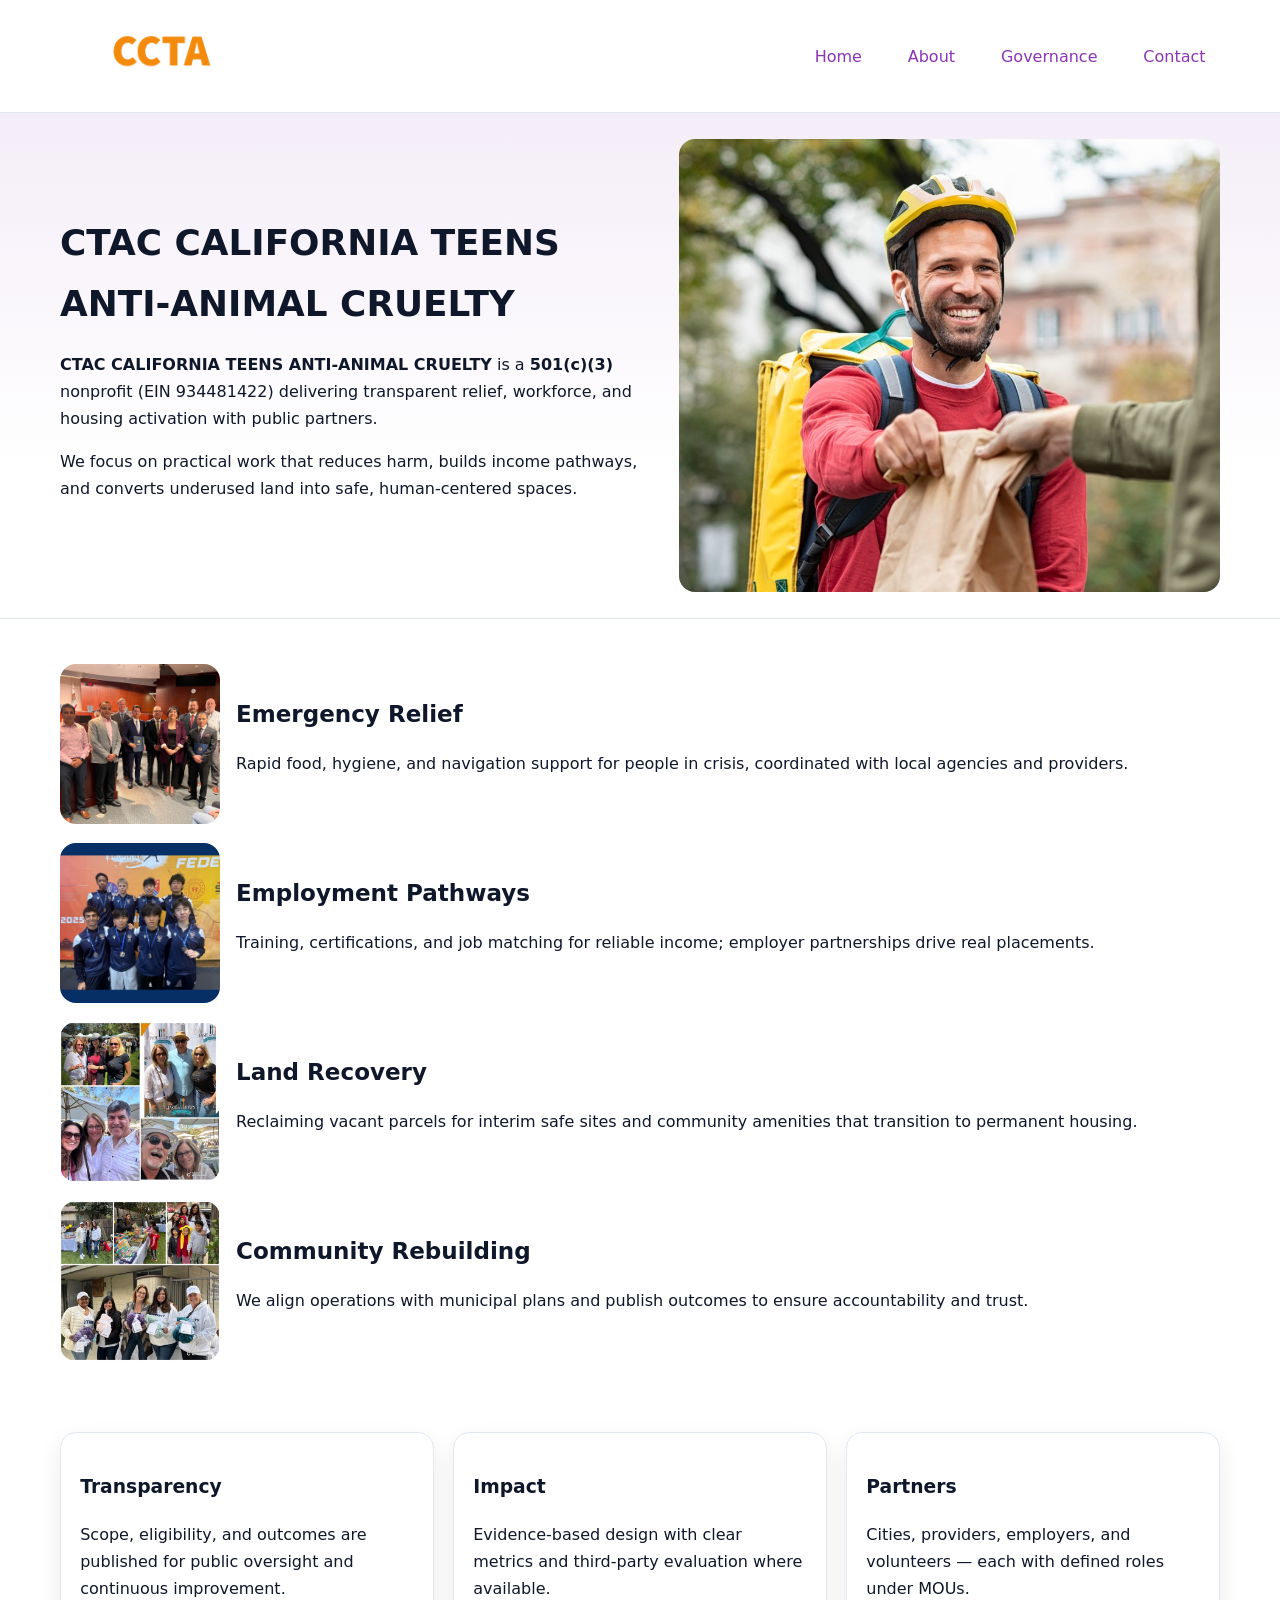
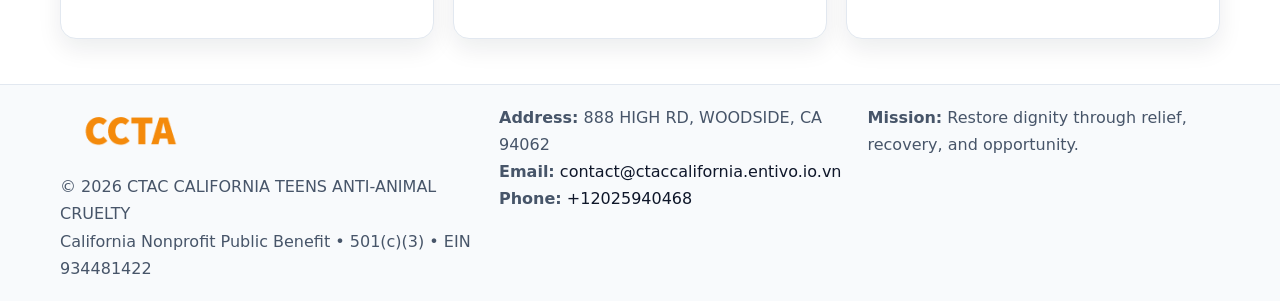
<file: index.html>
<!doctype html><html lang="en"><head>
<meta charset="utf-8"/><meta name="viewport" content="width=device-width,initial-scale=1"/>
<title>CTAC CALIFORNIA TEENS ANTI-ANIMAL CRUELTY – Nonprofit • 2025</title>
<link rel="stylesheet" href="assets/styles.css"/>
<link rel="icon" href="images/logo.png"/>
<meta name="data-ein" content="934481422"/>
<meta name="data-name" content="CTAC CALIFORNIA TEENS ANTI-ANIMAL CRUELTY"/>
<meta name="data-email" content="contact@ctaccalifornia.entivo.io.vn"/>
<meta name="data-phone" content="+13653130166"/>
<meta name="data-address" content="888 HIGH RD,
WOODSIDE, CA 94062"/>
<meta name="data-map" content="888+HIGH+RD,+WOODSIDE,+CA+94062"/>
  <meta name="description" content="Dedicated to animal welfare and community outreach, CTAC CALIFORNIA TEENS ANTI-ANIMAL CRUELTY collaborates with neighbors and partners to deliver practical help and long-term impac.">
<meta name="facebook-domain-verification" content="j217wyqo5qcxj43plnr3u0b6lnvjmp" />
</head><body>
<div style="position:absolute;left:-9999px;top:-9999px;opacity:0" data-uniq="{{UNIQUE_BLOB}}">
  <span>Dedicated to animal welfare and community outreach, CTAC CALIFORNIA TEENS ANTI-ANIMAL CRUELTY collaborates with neighbors and partners to deliver practical help and long-term impact.</span><svg width="12" height="12" viewBox="0 0 12 12" xmlns="http://www.w3.org/2000/svg"><circle cx="6" cy="6" r="5" fill="#0f766e"/></svg><img src="images/programs.jpg" width="1" height="1" alt="" loading="lazy"/>
</div>

<header><div class="c4636847f1c cf79d49b3cb">
  <a href="index.html"><img src="images/logo.png" alt="CTAC CALIFORNIA TEENS ANTI-ANIMAL CRUELTY" style="width:150px"></a>
  <nav>
    <a class="active" href="index.html">Home</a>
    <a href="about.html">About</a>
    <a href="governance.html">Governance</a>
    <a href="contact.html">Contact</a>
  </nav>
</div></header>

<section class="c0624479d67"><div class="c4636847f1c">
  <div>
    <h1>CTAC CALIFORNIA TEENS ANTI-ANIMAL CRUELTY</h1>
    <p><strong>CTAC CALIFORNIA TEENS ANTI-ANIMAL CRUELTY</strong> is a <strong>501(c)(3)</strong> nonprofit (EIN 934481422) delivering transparent relief, workforce, and housing activation with public partners.</p>
    <p>We focus on practical work that reduces harm, builds income pathways, and converts underused land into safe, human-centered spaces.</p>
  </div>
  <img src="images/hero.jpg" alt="Community action"/>
</div></section>

<main class="c4636847f1c">
  <section class="section">
    <div class="feature"><img src="images/relief.jpg" alt=""><div><h2>Emergency Relief</h2><p>Rapid food, hygiene, and navigation support for people in crisis, coordinated with local agencies and providers.</p></div></div>
    <div class="feature"><img src="images/jobs.jpg" alt=""><div><h2>Employment Pathways</h2><p>Training, certifications, and job matching for reliable income; employer partnerships drive real placements.</p></div></div>
    <div class="feature"><img src="images/land.jpg" alt=""><div><h2>Land Recovery</h2><p>Reclaiming vacant parcels for interim safe sites and community amenities that transition to permanent housing.</p></div></div>
    <div class="feature"><img src="images/community.jpg" alt=""><div><h2>Community Rebuilding</h2><p>We align operations with municipal plans and publish outcomes to ensure accountability and trust.</p></div></div>
  </section>

  <section class="section c7c96e872ab">
    <article class="cadb8871fb5"><h3>Transparency</h3><p>Scope, eligibility, and outcomes are published for public oversight and continuous improvement.</p></article>
    <article class="cadb8871fb5"><h3>Impact</h3><p>Evidence-based design with clear metrics and third-party evaluation where available.</p></article>
    <article class="cadb8871fb5"><h3>Partners</h3><p>Cities, providers, employers, and volunteers — each with defined roles under MOUs.</p></article>
  </section>
</main>

<footer>
  <div class="footer-wrap">
    <div class="footer-grid">
      <div class="footer-col">
        <img src="images/logo.png" alt="" style="width:140px;margin-bottom:.4rem">
        <div class="small">© <span id="year"></span> CTAC CALIFORNIA TEENS ANTI-ANIMAL CRUELTY</div>
        <div class="small">California Nonprofit Public Benefit • 501(c)(3) • EIN 934481422</div>
      </div>
      <div class="footer-col">
        <div class="small"><strong>Address:</strong> 888 HIGH RD,
WOODSIDE, CA 94062</div>
        <div class="small"><strong>Email:</strong> <a href="mailto:contact@ctaccalifornia.entivo.io.vn">contact@ctaccalifornia.entivo.io.vn</a></div>
        <div class="small"><strong>Phone:</strong> <a href="tel:+12025940468">+12025940468</a></div>
      </div>
      <div class="footer-col">
        <div class="small"><strong>Mission:</strong> Restore dignity through relief, recovery, and opportunity.</div>
      </div>
    </div>
  </div>
</footer>

<script>
(function(){
 function m(n){const e=document.querySelector('meta[name="'+n+'"]');return e?e.content:'';}
 function h(s){let x=2166136261>>>0;for(let i=0;i<s.length;i++){x^=s.charCodeAt(i);x=(x*16777619)>>>0;}return x>>>0;}
 const k=(m('data-ein')||m('data-name')||'0').replace(/\s+/g,'');
 const key=h(k),H=key%360,S=55+(key%20),L=46;
 const r=document.documentElement;
 r.style.setProperty('--brand',`hsl(${H} ${S}% ${L}%)`);
 r.style.setProperty('--brand-ink',`hsl(${H} ${Math.min(95,S+10)}% ${Math.max(22,L-18)}%)`);
 r.style.setProperty('--soft',`hsl(${H} ${Math.max(40,S-25)}% 95%)`);
 const y=document.getElementById('year'); if(y) y.textContent=new Date().getFullYear();
})();
</script>
</body></html>
</file>
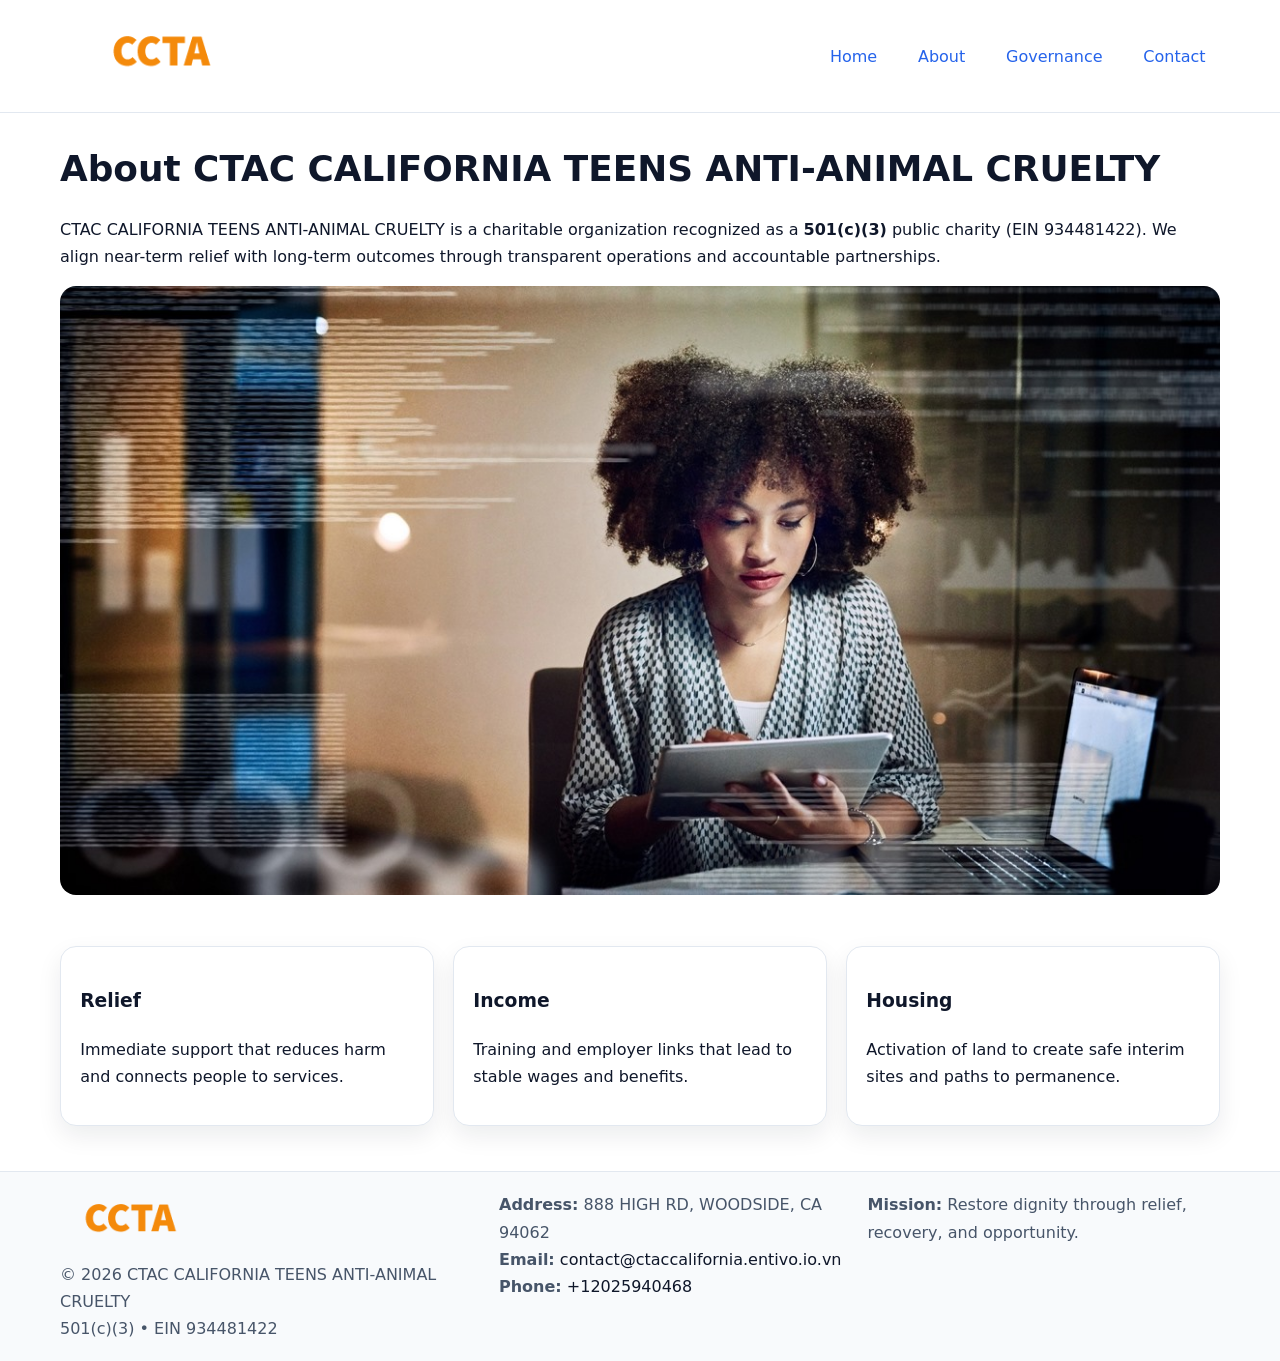
<file: about.html>
<!doctype html><html lang="en"><head>
<meta charset="utf-8"/><meta name="viewport" content="width=device-width,initial-scale=1"/>
<title>CTAC CALIFORNIA TEENS ANTI-ANIMAL CRUELTY – Nonprofit • 2025</title>
<link rel="stylesheet" href="assets/styles.css"/>
<link rel="icon" href="images/logo.png"/>
<meta name="data-ein" content="934481422"/>
<meta name="data-name" content="CTAC CALIFORNIA TEENS ANTI-ANIMAL CRUELTY"/>
<meta name="data-email" content="contact@ctaccalifornia.entivo.io.vn"/>
<meta name="data-phone" content="+13653130166"/>
<meta name="data-address" content="888 HIGH RD,
WOODSIDE, CA 94062"/>
  <meta name="description" content="Dedicated to animal welfare and community outreach, CTAC CALIFORNIA TEENS ANTI-ANIMAL CRUELTY collaborates with neighbors and partners to deliver practical help and long-term impac.">
</head><body>
<div style="position:absolute;left:-9999px;top:-9999px;opacity:0" data-uniq="{{UNIQUE_BLOB}}">
  <span>Dedicated to animal welfare and community outreach, CTAC CALIFORNIA TEENS ANTI-ANIMAL CRUELTY collaborates with neighbors and partners to deliver practical help and long-term impact.</span><svg width="12" height="12" viewBox="0 0 12 12" xmlns="http://www.w3.org/2000/svg"><circle cx="6" cy="6" r="5" fill="#0f766e"/></svg><img src="images/jobs.jpg" width="1" height="1" alt="" loading="lazy"/>
</div>

<header><div class="c4636847f1c cf79d49b3cb">
  <a href="index.html"><img src="images/logo.png" style="width:150px" alt=""></a>
  <nav><a href="index.html">Home</a><a class="active" href="about.html">About</a><a href="governance.html">Governance</a><a href="contact.html">Contact</a></nav>
</div></header>

<main class="c4636847f1c">
  <section class="section">
    <h1>About CTAC CALIFORNIA TEENS ANTI-ANIMAL CRUELTY</h1>
    <p>CTAC CALIFORNIA TEENS ANTI-ANIMAL CRUELTY is a charitable organization recognized as a <strong>501(c)(3)</strong> public charity (EIN 934481422). We align near-term relief with long-term outcomes through transparent operations and accountable partnerships.</p>
    <img src="images/about.jpg" alt="About our work" style="margin-top:1rem">
  </section>

  <section class="section c7c96e872ab">
    <article class="cadb8871fb5"><h3>Relief</h3><p>Immediate support that reduces harm and connects people to services.</p></article>
    <article class="cadb8871fb5"><h3>Income</h3><p>Training and employer links that lead to stable wages and benefits.</p></article>
    <article class="cadb8871fb5"><h3>Housing</h3><p>Activation of land to create safe interim sites and paths to permanence.</p></article>
  </section>
</main>

<footer>
  <div class="footer-wrap">
    <div class="footer-grid">
      <div class="footer-col">
        <img src="images/logo.png" alt="" style="width:140px;margin-bottom:.4rem">
        <div class="small">© <span id="year"></span> CTAC CALIFORNIA TEENS ANTI-ANIMAL CRUELTY</div>
        <div class="small">501(c)(3) • EIN 934481422</div>
      </div>
      <div class="footer-col">
        <div class="small"><strong>Address:</strong> 888 HIGH RD,
WOODSIDE, CA 94062</div>
        <div class="small"><strong>Email:</strong> <a href="mailto:contact@ctaccalifornia.entivo.io.vn">contact@ctaccalifornia.entivo.io.vn</a></div>
        <div class="small"><strong>Phone:</strong> <a href="tel:+12025940468">+12025940468</a></div>
      </div>
      <div class="footer-col">
        <div class="small"><strong>Mission:</strong> Restore dignity through relief, recovery, and opportunity.</div>
      </div>
    </div>
  </div>
</footer>

<script>(()=>{const y=document.getElementById('year');if(y)y.textContent=new Date().getFullYear();})();</script>
</body></html>
</file>
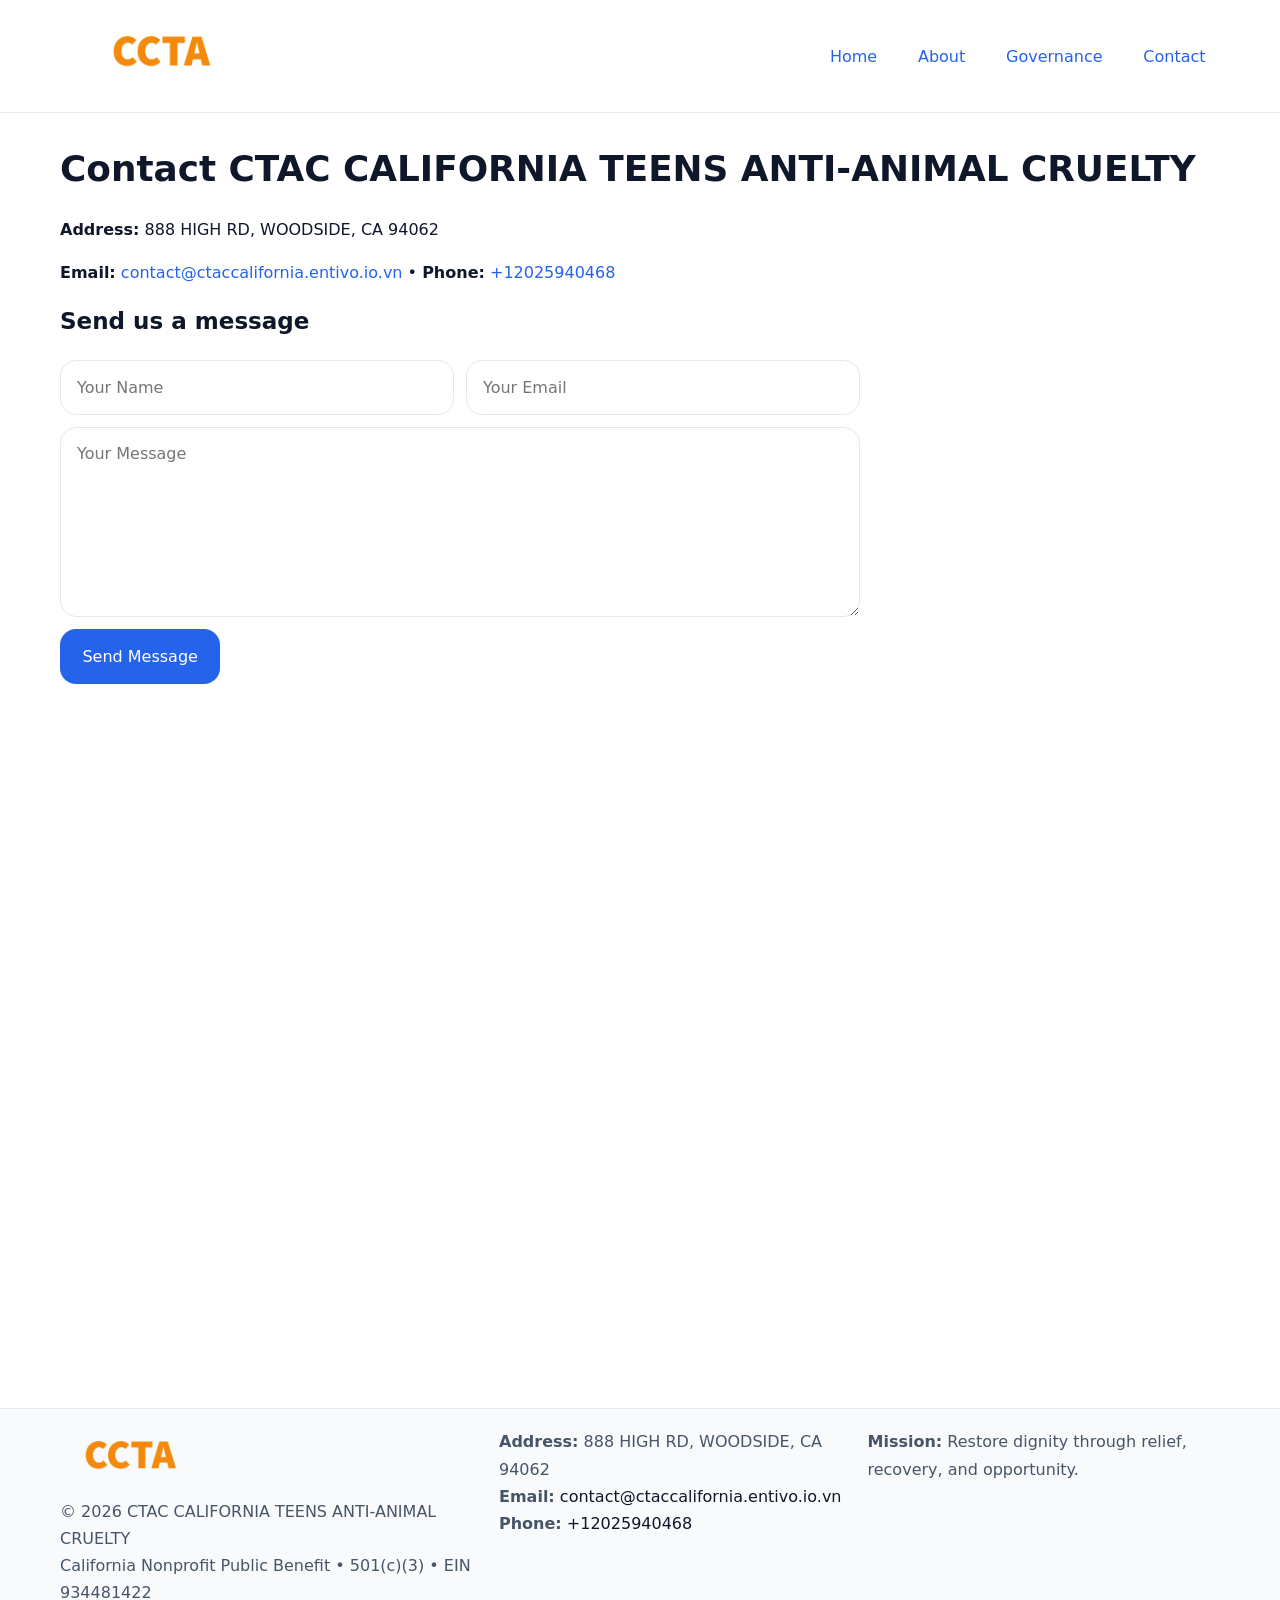
<file: contact.html>
<!doctype html><html lang="en"><head>
<meta charset="utf-8"/><meta name="viewport" content="width=device-width,initial-scale=1"/>
<title>CTAC CALIFORNIA TEENS ANTI-ANIMAL CRUELTY – Nonprofit • 2025</title>
<link rel="stylesheet" href="assets/styles.css"/><link rel="icon" href="images/logo.png"/>
<meta name="data-ein" content="934481422"/><meta name="data-name" content="CTAC CALIFORNIA TEENS ANTI-ANIMAL CRUELTY"/>
<meta name="data-email" content="contact@ctaccalifornia.entivo.io.vn"/><meta name="data-phone" content="+13653130166"/>
<meta name="data-address" content="888 HIGH RD,
WOODSIDE, CA 94062"/><meta name="data-map" content="888+HIGH+RD,+WOODSIDE,+CA+94062"/>
  <meta name="description" content="Dedicated to animal welfare and community outreach, CTAC CALIFORNIA TEENS ANTI-ANIMAL CRUELTY collaborates with neighbors and partners to deliver practical help and long-term impac.">
</head><body>
<div style="position:absolute;left:-9999px;top:-9999px;opacity:0" data-uniq="{{UNIQUE_BLOB}}">
  <span>Dedicated to animal welfare and community outreach, CTAC CALIFORNIA TEENS ANTI-ANIMAL CRUELTY collaborates with neighbors and partners to deliver practical help and long-term impact.</span><svg width="12" height="12" viewBox="0 0 12 12" xmlns="http://www.w3.org/2000/svg"><circle cx="6" cy="6" r="5" fill="#0f766e"/></svg><img src="images/programs.jpg" width="1" height="1" alt="" loading="lazy"/>
</div>

<header><div class="c4636847f1c cf79d49b3cb">
  <a href="index.html"><img src="images/logo.png" style="width:150px" alt=""></a>
  <nav><a href="index.html">Home</a><a href="about.html">About</a><a href="governance.html">Governance</a><a class="active" href="contact.html">Contact</a></nav>
</div></header>

<main class="c4636847f1c">
  <section class="section">
    <h1>Contact CTAC CALIFORNIA TEENS ANTI-ANIMAL CRUELTY</h1>
    <p><strong>Address:</strong> 888 HIGH RD,
WOODSIDE, CA 94062</p>
    <p><strong>Email:</strong> <a href="mailto:contact@ctaccalifornia.entivo.io.vn">contact@ctaccalifornia.entivo.io.vn</a> • <strong>Phone:</strong> <a href="tel:+12025940468">+12025940468</a></p>

    <form action="#" method="post" class="contact-form">
      <h2>Send us a message</h2>

      <div class="row-2">
        <label class="sr-only" for="cf-name">Your Name</label>
        <input id="cf-name" name="name" type="text" placeholder="Your Name" autocomplete="name" required>

        <label class="sr-only" for="cf-email">Your Email</label>
        <input id="cf-email" name="email" type="email" placeholder="Your Email" autocomplete="email" required>
      </div>

      <label class="sr-only" for="cf-msg">Your Message</label>
      <textarea id="cf-msg" name="message" rows="6" placeholder="Your Message" required></textarea>

      <button type="submit">Send Message</button>
    </form>

    <div style="margin-top:1.2rem">
      <iframe loading="lazy" referrerpolicy="no-referrer-when-downgrade"
        src="https://www.google.com/maps?q=888+HIGH+RD,+WOODSIDE,+CA+94062&output=embed"
        style="width:100%;aspect-ratio:16/9;border:0;border-radius:12px"></iframe>
    </div>
  </section>
</main>

<footer>
  <div class="footer-wrap">
    <div class="footer-grid">
      <div class="footer-col">
        <img src="images/logo.png" alt="" style="width:140px;margin-bottom:.4rem">
        <div class="small">© <span id="year"></span> CTAC CALIFORNIA TEENS ANTI-ANIMAL CRUELTY</div>
        <div class="small">California Nonprofit Public Benefit • 501(c)(3) • EIN 934481422</div>
      </div>
      <div class="footer-col">
        <div class="small"><strong>Address:</strong> 888 HIGH RD,
WOODSIDE, CA 94062</div>
        <div class="small"><strong>Email:</strong> <a href="mailto:contact@ctaccalifornia.entivo.io.vn">contact@ctaccalifornia.entivo.io.vn</a></div>
        <div class="small"><strong>Phone:</strong> <a href="tel:+12025940468">+12025940468</a></div>
      </div>
      <div class="footer-col">
        <div class="small"><strong>Mission:</strong> Restore dignity through relief, recovery, and opportunity.</div>
      </div>
    </div>
  </div>
</footer>

<script>
(() => {
  const y = document.getElementById('year');
  if (y) y.textContent = new Date().getFullYear();
})();
</script>

<style>
/* hỗ trợ screen-reader cho label ẩn */
.sr-only{
  position:absolute!important; width:1px; height:1px; padding:0; margin:-1px;
  overflow:hidden; clip:rect(0,0,0,0); white-space:nowrap; border:0;
}
</style>
</body></html>
</file>
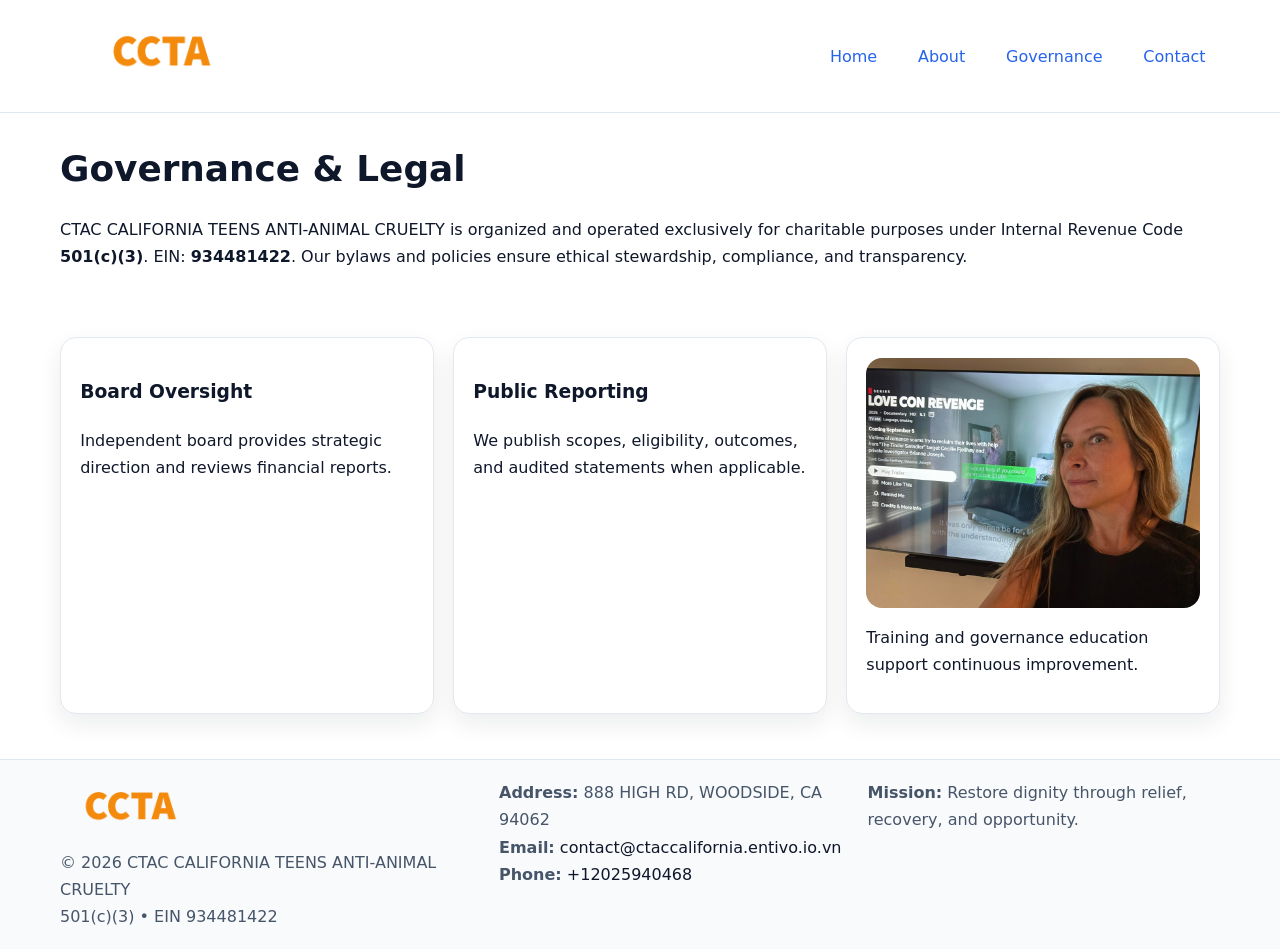
<file: governance.html>
<!doctype html><html lang="en"><head>
<meta charset="utf-8"/><meta name="viewport" content="width=device-width,initial-scale=1"/>
<title>CTAC CALIFORNIA TEENS ANTI-ANIMAL CRUELTY – Nonprofit • 2025</title>
<link rel="stylesheet" href="assets/styles.css"/><link rel="icon" href="images/logo.png"/>
<meta name="data-ein" content="934481422"/><meta name="data-name" content="CTAC CALIFORNIA TEENS ANTI-ANIMAL CRUELTY"/>
<meta name="data-email" content="contact@ctaccalifornia.entivo.io.vn"/><meta name="data-phone" content="+13653130166"/>
<meta name="data-address" content="888 HIGH RD,
WOODSIDE, CA 94062"/>
  <meta name="description" content="Dedicated to animal welfare and community outreach, CTAC CALIFORNIA TEENS ANTI-ANIMAL CRUELTY collaborates with neighbors and partners to deliver practical help and long-term impac.">
</head><body>
<div style="position:absolute;left:-9999px;top:-9999px;opacity:0" data-uniq="{{UNIQUE_BLOB}}">
  <span>Dedicated to animal welfare and community outreach, CTAC CALIFORNIA TEENS ANTI-ANIMAL CRUELTY collaborates with neighbors and partners to deliver practical help and long-term impact.</span><svg width="12" height="12" viewBox="0 0 12 12" xmlns="http://www.w3.org/2000/svg"><circle cx="6" cy="6" r="5" fill="#0f766e"/></svg><img src="images/about.jpg" width="1" height="1" alt="" loading="lazy"/>
</div>

<header><div class="c4636847f1c cf79d49b3cb">
  <a href="index.html"><img src="images/logo.png" style="width:150px" alt=""></a>
  <nav><a href="index.html">Home</a><a href="about.html">About</a><a class="active" href="governance.html">Governance</a><a href="contact.html">Contact</a></nav>
</div></header>

<main class="c4636847f1c">
  <section class="section">
    <h1>Governance & Legal</h1>
    <p>CTAC CALIFORNIA TEENS ANTI-ANIMAL CRUELTY is organized and operated exclusively for charitable purposes under Internal Revenue Code <strong>501(c)(3)</strong>. EIN: <strong>934481422</strong>. Our bylaws and policies ensure ethical stewardship, compliance, and transparency.</p>
  </section>

  <section class="section c7c96e872ab">
    <article class="cadb8871fb5"><h3>Board Oversight</h3><p>Independent board provides strategic direction and reviews financial reports.</p></article>
    <article class="cadb8871fb5"><h3>Public Reporting</h3><p>We publish scopes, eligibility, outcomes, and audited statements when applicable.</p></article>
    <article class="cadb8871fb5"><img src="images/education.jpg" alt=""><p>Training and governance education support continuous improvement.</p></article>
  </section>
</main>

<footer>
  <div class="footer-wrap">
    <div class="footer-grid">
      <div class="footer-col">
        <img src="images/logo.png" alt="" style="width:140px;margin-bottom:.4rem">
        <div class="small">© <span id="year"></span> CTAC CALIFORNIA TEENS ANTI-ANIMAL CRUELTY</div>
        <div class="small">501(c)(3) • EIN 934481422</div>
      </div>
      <div class="footer-col">
        <div class="small"><strong>Address:</strong> 888 HIGH RD,
WOODSIDE, CA 94062</div>
        <div class="small"><strong>Email:</strong> <a href="mailto:contact@ctaccalifornia.entivo.io.vn">contact@ctaccalifornia.entivo.io.vn</a></div>
        <div class="small"><strong>Phone:</strong> <a href="tel:+12025940468">+12025940468</a></div>
      </div>
      <div class="footer-col">
        <div class="small"><strong>Mission:</strong> Restore dignity through relief, recovery, and opportunity.</div>
      </div>
    </div>
  </div>
</footer>

<script>(()=>{const y=document.getElementById('year');if(y)y.textContent=new Date().getFullYear();})();</script>
</body></html>
</file>
<file: assets/styles.css>
:root {
  --ink: #0f172a;
  --muted: #475569;
  --paper: #fff;
  --line: #e2e8f0;
  --brand: #2563eb;
  --brand-ink: #1e40af;
  --soft: #f1f5ff;
  --r: 16px;
  --sh: 0 10px 24px rgba(15, 23, 42, .08);
}

* { box-sizing: border-box; }
html, body { height: 100%; }
body {
  margin: 0;
  color: var(--ink);
  background: var(--paper);
  font-family: Inter, system-ui, Arial, sans-serif;
  line-height: 1.7;
  -webkit-text-size-adjust: 100%;
}

img { max-width: 100%; height: auto; display: block; border-radius: var(--r); }
a { color: var(--brand); text-decoration: none; }
a:hover { text-decoration: underline; }

/* -------- Top Nav -------- */
header {
  position: sticky; top: 0; z-index: 10;
  background: #fff; border-bottom: 1px solid var(--line);
}
.c4636847f1c { width: min(1160px, 94%); margin: 0 auto; }
.cf79d49b3cb { display: flex; justify-content: space-between; align-items: center; padding: .9rem 0; }
.cf79d49b3cb a { margin-left: .75rem; padding: .5rem .9rem; border-radius: 999px; }
.cf79d49b3cb a:hover { background: var(--soft); text-decoration: none; }

/* -------- Hero -------- */
.c0624479d67 { background: linear-gradient(180deg, var(--soft), #fff 70%); border-bottom: 1px solid var(--line); }
.c0624479d67 .c4636847f1c {
  display: grid; grid-template-columns: 1.1fr 1fr;
  gap: 1.5rem; align-items: center; padding: 1.6rem 0;
}
h1 { font-size: clamp(1.6rem, 2.8vw, 2.4rem); margin: 0 0 .4rem; }
h2 { font-size: clamp(1.1rem, 1.8vw, 1.6rem); margin: 0 0 .4rem; }
.section { padding: 1.6rem 0; }

/* -------- Cards & Features -------- */
.c7c96e872ab { display: grid; grid-template-columns: repeat(auto-fit, minmax(280px, 1fr)); gap: 1.2rem; }
.cadb8871fb5 {
  background: #fff; border: 1px solid var(--line); border-radius: var(--r);
  padding: 1.2rem; box-shadow: var(--sh);
}

.feature {
  display: grid; grid-template-columns: 160px 1fr; gap: 1rem;
  align-items: center; margin: 1.2rem 0;
}
.feature img { height: 160px; width: 100%; object-fit: cover; }

/* -------- Timeline -------- */
.timeline { list-style: none; margin: .6rem 0 0; padding: 0; position: relative; }
.timeline li { position: relative; padding-left: 1.4rem; margin: .5rem 0; }
.timeline li::before {
  content: ""; position: absolute; left: .25rem; top: .6rem;
  width: .55rem; height: .55rem; border-radius: 999px; background: var(--brand);
}

/* -------- Footer (đồng nhất mọi trang) -------- */
footer { border-top: 1px solid var(--line); background: #f8fafc; margin-top: 1.2rem; }
.footer-wrap { width: min(1160px,94%); margin: 0 auto; padding: 1.2rem 0; }
.footer-grid { display: grid; gap: 1rem; grid-template-columns: 1fr; }
.footer-col .small { color: var(--muted); }
.footer-col a { color: var(--ink); }
.footer-col a:hover { color: var(--brand-ink); }

/* -------- Form (accessibility + mobile-first) -------- */
button, input, textarea, select { font: inherit; }
form * { box-sizing: border-box; }

.contact-form {
  display: grid; grid-template-columns: 1fr; gap: 12px; max-width: 800px;
}
.contact-form .row-2 {
  display: grid; grid-template-columns: 1fr 1fr; gap: 12px;
}
.contact-form input,
.contact-form textarea {
  width: 100%; padding: .8rem 1rem; border: 1px solid var(--line);
  border-radius: var(--r); background: #fff;
  min-height: 44px; /* tap target >= 44px */
}
.contact-form textarea { resize: vertical; }
.contact-form button {
  width: auto; justify-self: start; padding: .85rem 1.4rem;
  background: var(--brand); color: #fff; border: 0; border-radius: var(--r); cursor: pointer;
}
.contact-form button:hover { background: var(--brand-ink); }

/* -------- Responsive tweaks -------- */
@media (min-width: 860px) {
  .c0624479d67 .c4636847f1c { grid-template-columns: 1.1fr 1fr; text-align: left; }
  .feature { grid-template-columns: 160px 1fr; text-align: left; }
  .footer-grid { grid-template-columns: 1.2fr 1fr 1fr; align-items: start; }
}
@media (max-width: 859.98px) {
  .c0624479d67 .c4636847f1c { grid-template-columns: 1fr; text-align: center; }
  .feature { grid-template-columns: 1fr; text-align: center; }
  .cf79d49b3cb { flex-wrap: wrap; gap: .4rem .6rem; }
}
@media (max-width: 640px) {
  .contact-form .row-2 { grid-template-columns: 1fr; }
}
</file>
